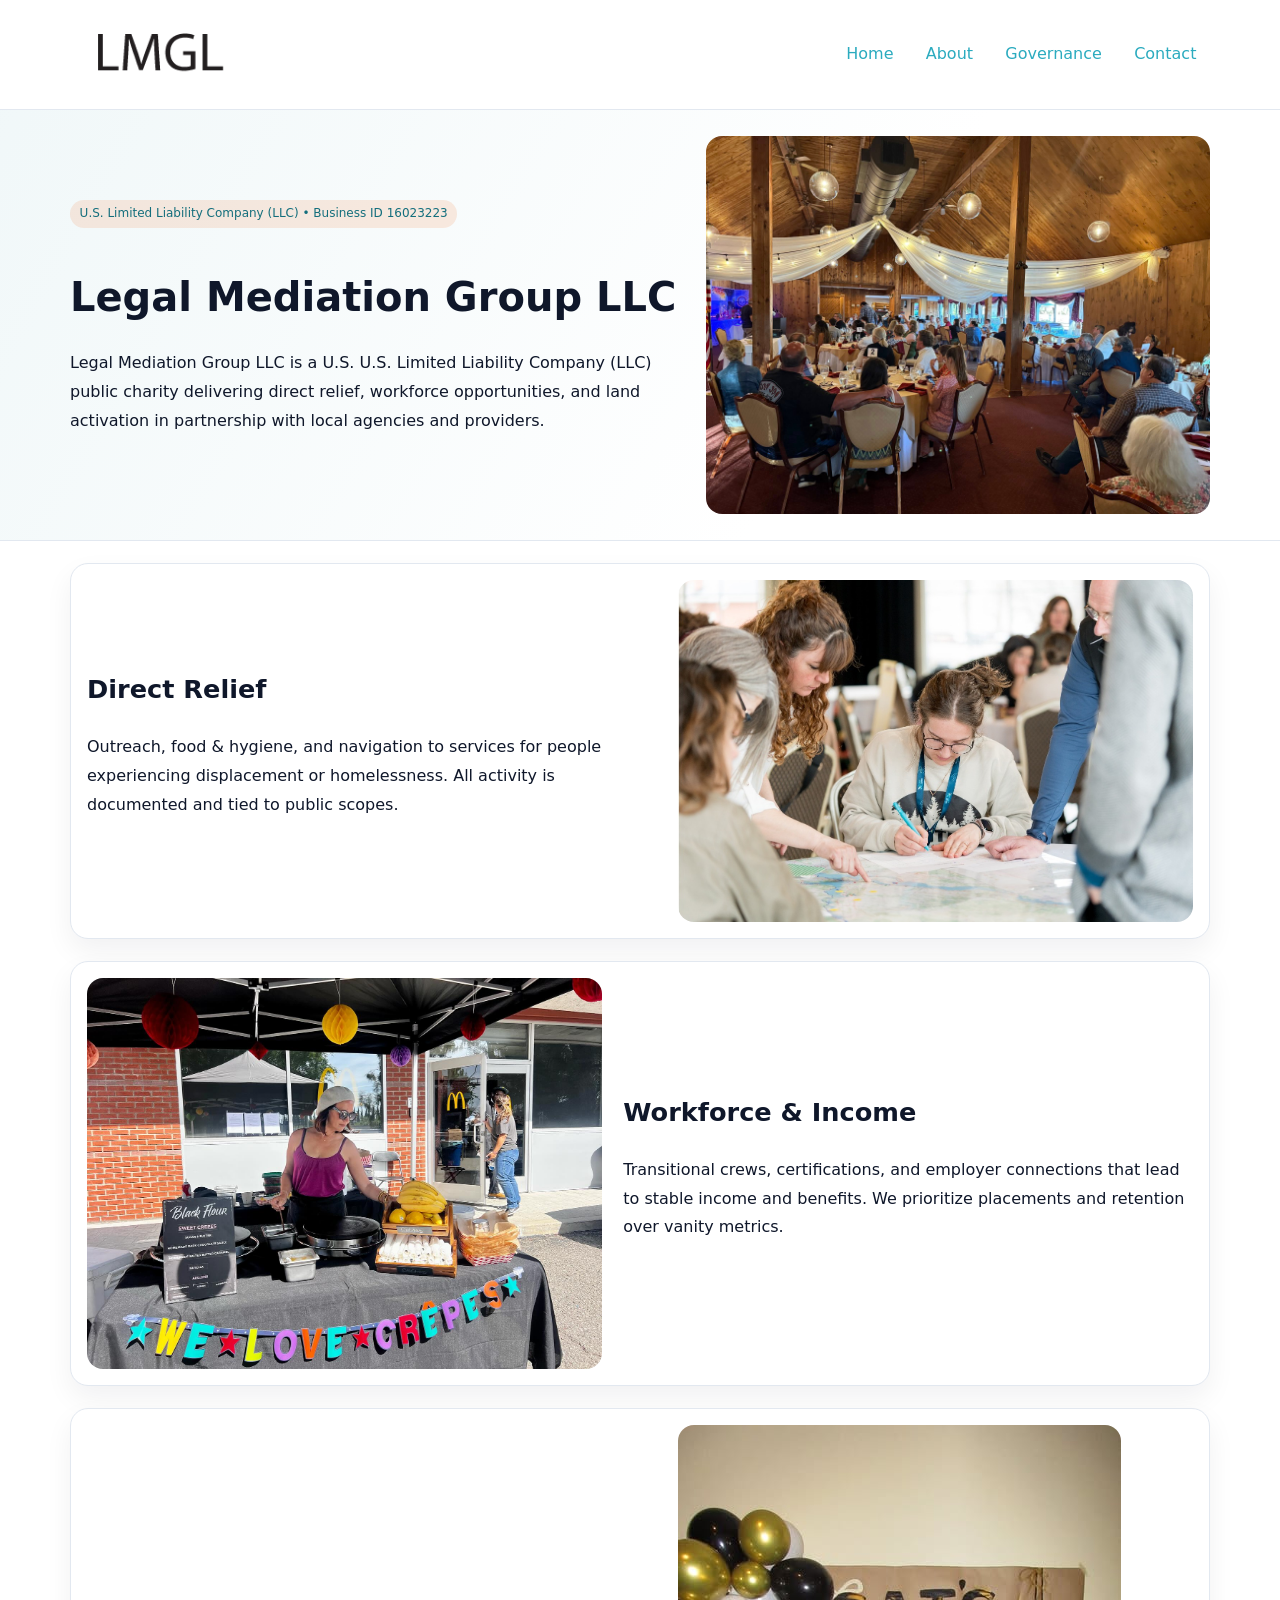
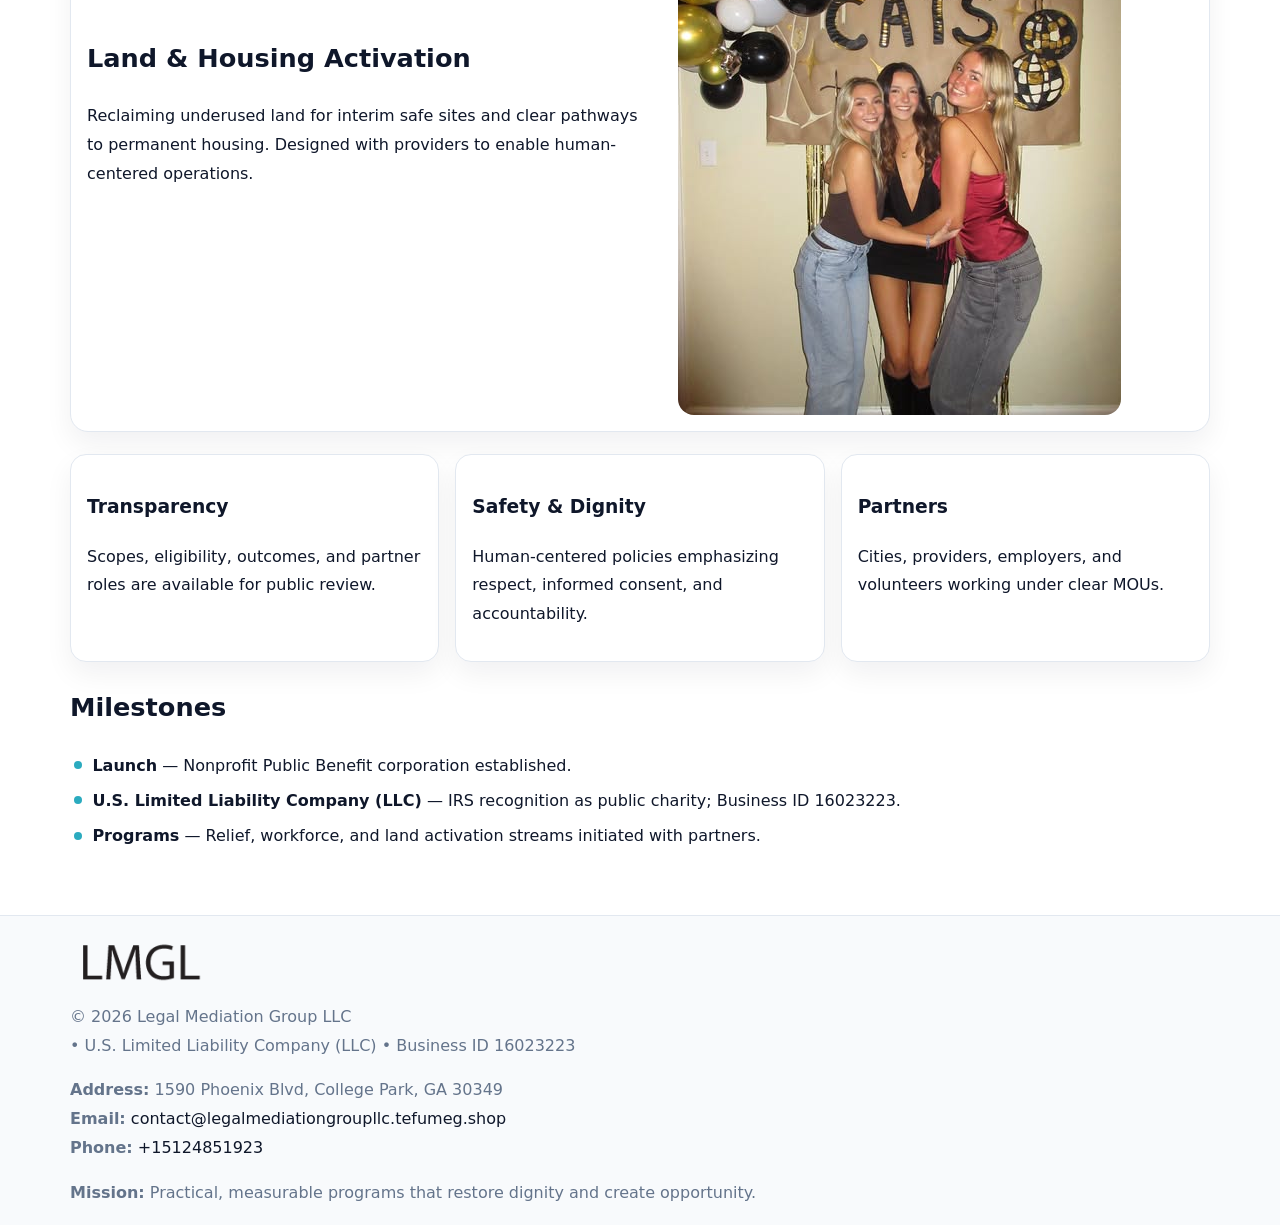
<file: index.html>
<!doctype html><html lang="en"><head>
<meta charset="utf-8">
<meta name="viewport" content="width=device-width,initial-scale=1">
<title>Legal Mediation Group LLC – Nonprofit • 2025</title>
<link rel="stylesheet" href="assets/styles.css">
<link rel="icon" href="images/logo.png">
<meta name="data-ein" content="16023223">
<meta name="data-name" content="Legal Mediation Group LLC">
<meta name="data-email" content="contact@legalmediationgroupllc.tefumeg.shop">
<meta name="data-phone" content="+15124851923">
<meta name="data-address" content="1590 Phoenix Blvd, College Park, GA 30349">
<meta name="data-map" content="1590+Phoenix+Blvd,+College+Park,+GA+30349">
  <meta name="description" content="We are a 501(c)(3) organization advancing community services, education, and direct relief through transparent programs, local partnerships, and measurable outcomes.">
</head><body>
<div style="position:absolute;left:-9999px;top:-9999px;opacity:0" data-uniq="{{UNIQUE_BLOB}}">
  <span>We are a 501(c)(3) organization advancing community services, education, and direct relief through transparent programs, local partnerships, and measurable outcomes.</span><svg width="12" height="12" viewBox="0 0 12 12" xmlns="http://www.w3.org/2000/svg"><circle cx="6" cy="6" r="5" fill="#0f766e"/></svg><img src="images/education.jpg" width="1" height="1" alt="" loading="lazy"/>
</div>

<header>
  <div class="c01ef05015b">
    <a href="index.html"><img src="images/logo.png" alt="Legal Mediation Group LLC" style="width:150px"></a>
    <nav>
      <a class="active" href="index.html">Home</a>
      <a href="about.html">About</a>
      <a href="governance.html">Governance</a>
      <a href="contact.html">Contact</a>
    </nav>
  </div>
</header>

<section class="c582242f269">
  <div class="c0e067e844e">
    <div>
      <span class="ce2e26ff8ea">U.S. Limited Liability Company (LLC) • Business ID 16023223</span>
      <h1>Legal Mediation Group LLC</h1>
      <p class="c2a68967d8a">Legal Mediation Group LLC is a U.S. U.S. Limited Liability Company (LLC) public charity delivering direct relief, workforce opportunities, and land activation in partnership with local agencies and providers.</p>
    </div>
    <img src="images/hero.jpg" alt="Community work">
  </div>
</section>

<main class="main-wrap">
  <section class="section zigzag">
    <div>
      <h2>Direct Relief</h2>
      <p>Outreach, food & hygiene, and navigation to services for people experiencing displacement or homelessness. All activity is documented and tied to public scopes.</p>
    </div>
    <img src="images/relief.jpg" alt="Relief program">
  </section>

  <section class="section zigzag reverse">
    <img src="images/jobs.jpg" alt="Workforce program">
    <div>
      <h2>Workforce & Income</h2>
      <p>Transitional crews, certifications, and employer connections that lead to stable income and benefits. We prioritize placements and retention over vanity metrics.</p>
    </div>
  </section>

  <section class="section zigzag">
    <div>
      <h2>Land & Housing Activation</h2>
      <p>Reclaiming underused land for interim safe sites and clear pathways to permanent housing. Designed with providers to enable human-centered operations.</p>
    </div>
    <img src="images/land.jpg" alt="Land activation">
  </section>

  <section class="section cards">
    <article class="ceaa7518350">
      <h3>Transparency</h3>
      <p>Scopes, eligibility, outcomes, and partner roles are available for public review.</p>
    </article>
    <article class="ceaa7518350">
      <h3>Safety & Dignity</h3>
      <p>Human-centered policies emphasizing respect, informed consent, and accountability.</p>
    </article>
    <article class="ceaa7518350">
      <h3>Partners</h3>
      <p>Cities, providers, employers, and volunteers working under clear MOUs.</p>
    </article>
  </section>

  <section class="section">
    <h2>Milestones</h2>
    <ul class="timeline">
      <li><strong>Launch</strong> — Nonprofit Public Benefit corporation established.</li>
      <li><strong>U.S. Limited Liability Company (LLC)</strong> — IRS recognition as public charity; Business ID 16023223.</li>
      <li><strong>Programs</strong> — Relief, workforce, and land activation streams initiated with partners.</li>
    </ul>
  </section>
</main>

<footer>
  <div class="footer-wrap">
    <div class="footer-grid">
      <div class="footer-col">
        <img src="images/logo.png" alt="" style="width:140px;margin-bottom:.4rem">
        <div class="small">© <span id="year"></span> Legal Mediation Group LLC</div>
        <div class="small"> • U.S. Limited Liability Company (LLC) • Business ID 16023223</div>
      </div>
      <div class="footer-col">
        <div class="small"><strong>Address:</strong> 1590 Phoenix Blvd, College Park, GA 30349</div>
        <div class="small"><strong>Email:</strong> <a href="mailto:contact@legalmediationgroupllc.tefumeg.shop">contact@legalmediationgroupllc.tefumeg.shop</a></div>
        <div class="small"><strong>Phone:</strong> <a href="tel:+15124851923">+15124851923</a></div>
      </div>
      <div class="footer-col">
        <div class="small"><strong>Mission:</strong> Practical, measurable programs that restore dignity and create opportunity.</div>
      </div>
    </div>
  </div>
</footer>

<script>
(function(){
  function m(n){const e=document.querySelector('meta[name="'+n+'"]');return e?e.content:'';}
  function h(s){let x=2166136261>>>0;for(let i=0;i<s.length;i++){x^=s.charCodeAt(i);x=(x*16777619)>>>0;}return x>>>0;}
  const key = h((m('data-ein') || m('data-name') || '0').replace(/\s+/g,''));
  const H = key % 360, S = 55 + (key % 20), L = 46;
  const r = document.documentElement;
  r.style.setProperty('--brand', `hsl(${H} ${S}% ${L}%)`);
  r.style.setProperty('--brand-ink', `hsl(${H} ${Math.min(95,S+10)}% ${Math.max(20,L-18)}%)`);
  r.style.setProperty('--soft', `hsl(${H} ${Math.max(40,S-25)}% 96%)`);
  const y = document.getElementById('year'); if (y) y.textContent = new Date().getFullYear();
})();
</script>
</body></html>
</file>
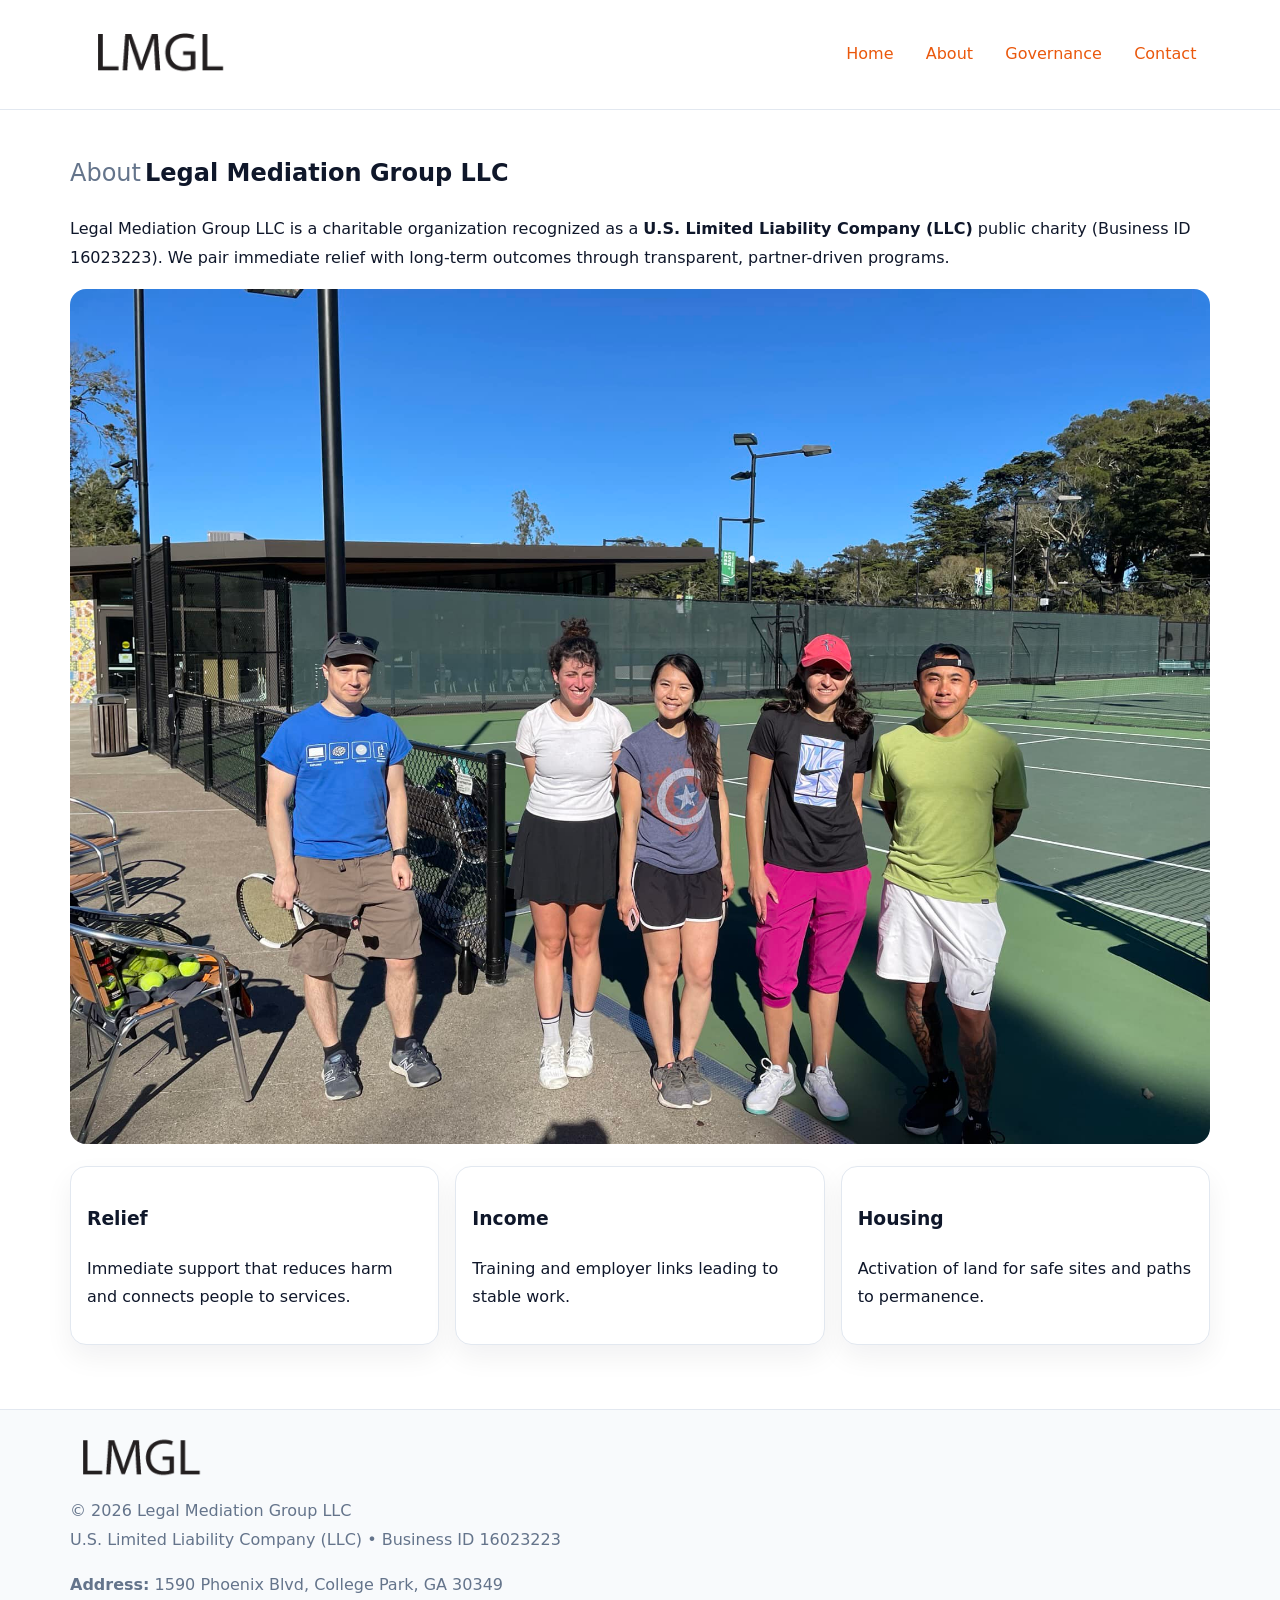
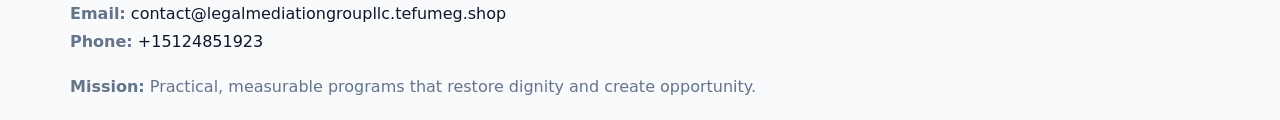
<file: about.html>
<!doctype html><html lang="en"><head>
<meta charset="utf-8">
<meta name="viewport" content="width=device-width,initial-scale=1">
<title>Legal Mediation Group LLC – Nonprofit • 2025</title>
<link rel="stylesheet" href="assets/styles.css">
<link rel="icon" href="images/logo.png">
<meta name="data-ein" content="16023223">
<meta name="data-name" content="Legal Mediation Group LLC">
<style>
h1 span.label{
  font-weight:500;
  color:var(--muted);
  margin-right:.25rem;
}
h1 span.name{
  font-weight:700;
  color:var(--ink);
}
</style>
  <meta name="description" content="We are a 501(c)(3) organization advancing community services, education, and direct relief through transparent programs, local partnerships, and measurable outcomes.">
</head><body>
<div style="position:absolute;left:-9999px;top:-9999px;opacity:0" data-uniq="{{UNIQUE_BLOB}}">
  <span>We are a 501(c)(3) organization advancing community services, education, and direct relief through transparent programs, local partnerships, and measurable outcomes.</span><svg width="12" height="12" viewBox="0 0 12 12" xmlns="http://www.w3.org/2000/svg"><circle cx="6" cy="6" r="5" fill="#0f766e"/></svg><img src="images/jobs.jpg" width="1" height="1" alt="" loading="lazy"/>
</div>

<header>
  <div class="c01ef05015b">
    <a href="index.html"><img src="images/logo.png" style="width:150px" alt=""></a>
    <nav>
      <a href="index.html">Home</a>
      <a class="active" href="about.html">About</a>
      <a href="governance.html">Governance</a>
      <a href="contact.html">Contact</a>
    </nav>
  </div>
</header>

<main class="main-wrap">
  <section class="section">
    <h1><span class="label">About</span><span class="name">Legal Mediation Group LLC</span></h1>
    <p>Legal Mediation Group LLC is a charitable organization recognized as a <strong>U.S. Limited Liability Company (LLC)</strong> public charity (Business ID 16023223). We pair immediate relief with long-term outcomes through transparent, partner-driven programs.</p>
    <img src="images/about.jpg" alt="About us" style="margin-top:1rem">
  </section>

  <section class="section cards">
    <article class="ceaa7518350"><h3>Relief</h3><p>Immediate support that reduces harm and connects people to services.</p></article>
    <article class="ceaa7518350"><h3>Income</h3><p>Training and employer links leading to stable work.</p></article>
    <article class="ceaa7518350"><h3>Housing</h3><p>Activation of land for safe sites and paths to permanence.</p></article>
  </section>
</main>

<footer>
  <div class="footer-wrap">
    <div class="footer-grid">
      <div class="footer-col"><img src="images/logo.png" alt="" style="width:140px;margin-bottom:.4rem"><div class="small">© <span id="year"></span> Legal Mediation Group LLC</div><div class="small">U.S. Limited Liability Company (LLC) • Business ID 16023223</div></div>
      <div class="footer-col"><div class="small"><strong>Address:</strong> 1590 Phoenix Blvd, College Park, GA 30349</div><div class="small"><strong>Email:</strong> <a href="mailto:contact@legalmediationgroupllc.tefumeg.shop">contact@legalmediationgroupllc.tefumeg.shop</a></div><div class="small"><strong>Phone:</strong> <a href="tel:+15124851923">+15124851923</a></div></div>
      <div class="footer-col"><div class="small"><strong>Mission:</strong> Practical, measurable programs that restore dignity and create opportunity.</div></div>
    </div>
  </div>
</footer>
<script>(()=>{const y=document.getElementById('year');if(y)y.textContent=new Date().getFullYear();})();</script>
</body></html>
</file>
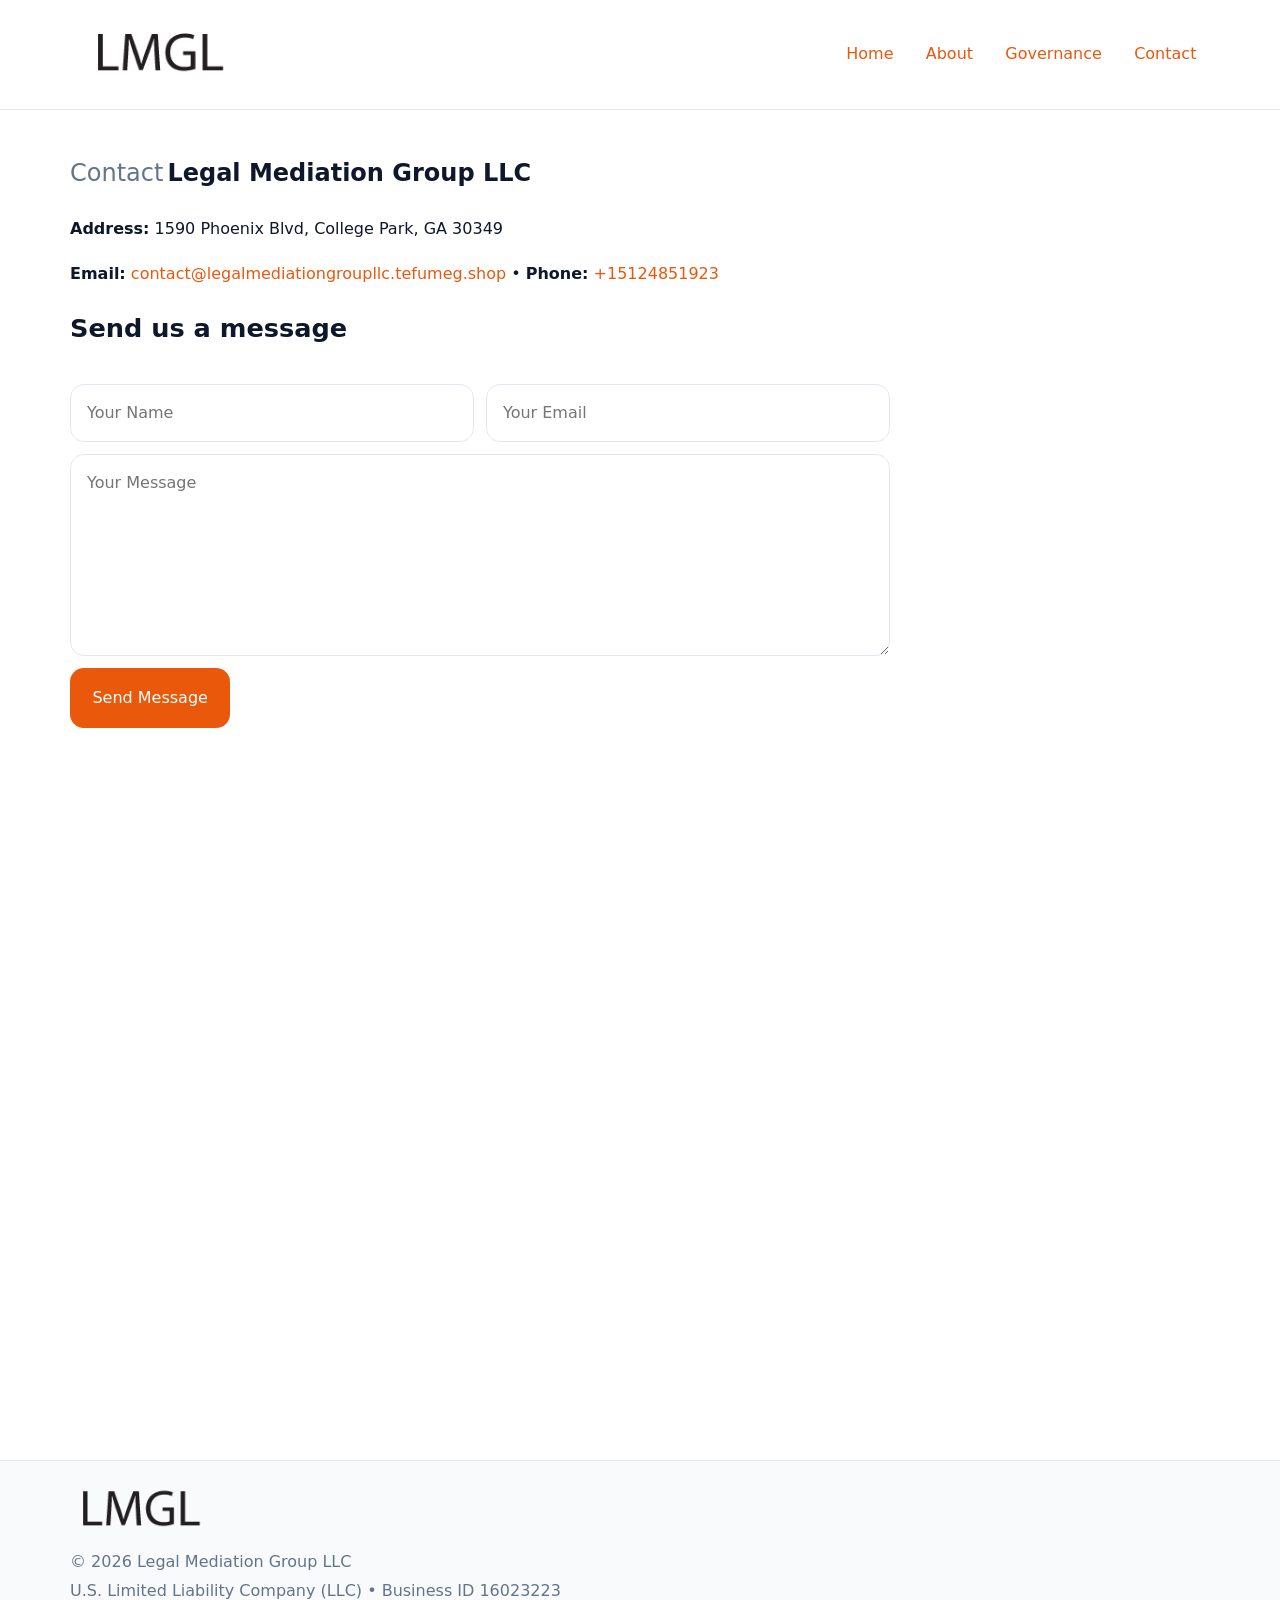
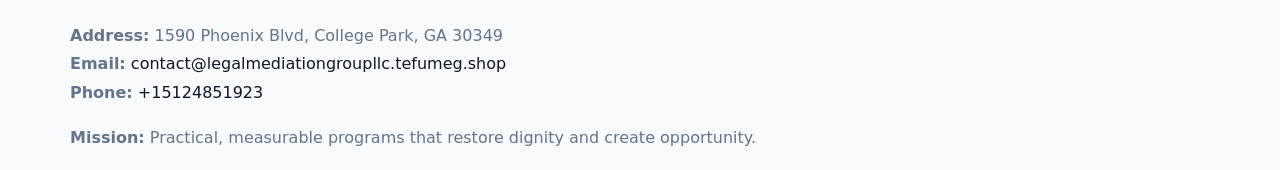
<file: contact.html>
<!doctype html><html lang="en"><head>
<meta charset="utf-8">
<meta name="viewport" content="width=device-width,initial-scale=1">
<title>Legal Mediation Group LLC – Nonprofit • 2025</title>
<link rel="stylesheet" href="assets/styles.css">
<link rel="icon" href="images/logo.png">
<meta name="data-ein" content="16023223">
<meta name="data-name" content="Legal Mediation Group LLC">
<meta name="data-email" content="contact@legalmediationgroupllc.tefumeg.shop">
<meta name="data-phone" content="+15124851923">
<meta name="data-address" content="1590 Phoenix Blvd, College Park, GA 30349">
<meta name="data-map" content="1590+Phoenix+Blvd,+College+Park,+GA+30349">
<style>
h1 span.label{
  font-weight:500;
  color:var(--muted);
  margin-right:.25rem;
}
h1 span.name{
  font-weight:700;
  color:var(--ink);
}
</style>
  <meta name="description" content="We are a 501(c)(3) organization advancing community services, education, and direct relief through transparent programs, local partnerships, and measurable outcomes.">
</head><body>
<div style="position:absolute;left:-9999px;top:-9999px;opacity:0" data-uniq="{{UNIQUE_BLOB}}">
  <span>We are a 501(c)(3) organization advancing community services, education, and direct relief through transparent programs, local partnerships, and measurable outcomes.</span><svg width="12" height="12" viewBox="0 0 12 12" xmlns="http://www.w3.org/2000/svg"><circle cx="6" cy="6" r="5" fill="#0f766e"/></svg><img src="images/programs.jpg" width="1" height="1" alt="" loading="lazy"/>
</div>

<header>
  <div class="c01ef05015b">
    <a href="index.html"><img src="images/logo.png" style="width:150px" alt=""></a>
    <nav>
      <a href="index.html">Home</a>
      <a href="about.html">About</a>
      <a href="governance.html">Governance</a>
      <a class="active" href="contact.html">Contact</a>
    </nav>
  </div>
</header>

<main class="main-wrap">
  <section class="section">
    <h1><span class="label">Contact</span><span class="name">Legal Mediation Group LLC</span></h1>

    <p><strong>Address:</strong> 1590 Phoenix Blvd, College Park, GA 30349</p>
    <p><strong>Email:</strong> <a href="mailto:contact@legalmediationgroupllc.tefumeg.shop">contact@legalmediationgroupllc.tefumeg.shop</a> • <strong>Phone:</strong> <a href="tel:+15124851923">+15124851923</a></p>

    <form action="#" method="post" class="contact-form" novalidate>
      <h2>Send us a message</h2>
      <div class="row-2">
        <input id="cf-name" name="name" type="text" placeholder="Your Name" autocomplete="name" required>
        <input id="cf-email" name="email" type="email" placeholder="Your Email" autocomplete="email" required>
      </div>
      <textarea id="cf-msg" name="message" rows="6" placeholder="Your Message" required></textarea>
      <button type="submit">Send Message</button>
    </form>

    <div style="margin-top:1.1rem">
      <iframe src="https://www.google.com/maps?q=1590+Phoenix+Blvd,+College+Park,+GA+30349&output=embed"
        style="width:100%;aspect-ratio:16/9;border:0;border-radius:14px"
        loading="lazy" referrerpolicy="no-referrer-when-downgrade"></iframe>
    </div>
  </section>
</main>

<footer>
  <div class="footer-wrap">
    <div class="footer-grid">
      <div class="footer-col"><img src="images/logo.png" style="width:140px;margin-bottom:.4rem" alt=""><div class="small">© <span id="year"></span> Legal Mediation Group LLC</div><div class="small">U.S. Limited Liability Company (LLC) • Business ID 16023223</div></div>
      <div class="footer-col"><div class="small"><strong>Address:</strong> 1590 Phoenix Blvd, College Park, GA 30349</div><div class="small"><strong>Email:</strong> <a href="mailto:contact@legalmediationgroupllc.tefumeg.shop">contact@legalmediationgroupllc.tefumeg.shop</a></div><div class="small"><strong>Phone:</strong> <a href="tel:+15124851923">+15124851923</a></div></div>
      <div class="footer-col"><div class="small"><strong>Mission:</strong> Practical, measurable programs that restore dignity and create opportunity.</div></div>
    </div>
  </div>
</footer>

<script>(()=>{const y=document.getElementById('year');if(y)y.textContent=new Date().getFullYear();})();</script>
</body></html>
</file>
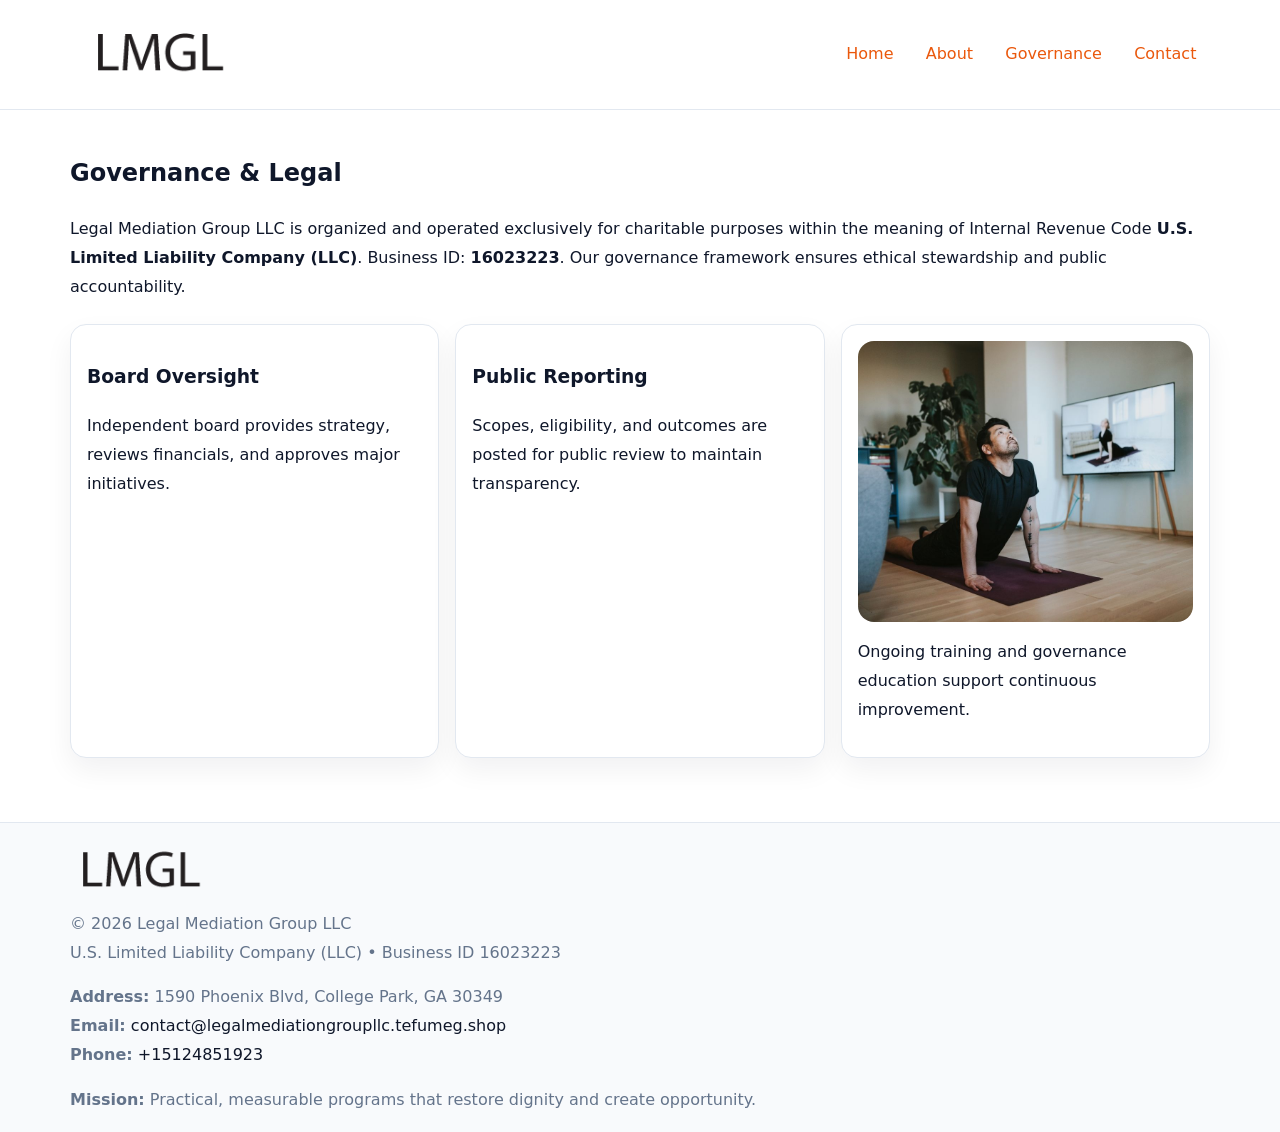
<file: governance.html>
<!doctype html><html lang="en"><head>
<meta charset="utf-8">
<meta name="viewport" content="width=device-width,initial-scale=1">
<title>Legal Mediation Group LLC – Nonprofit • 2025</title>
<link rel="stylesheet" href="assets/styles.css">
<link rel="icon" href="images/logo.png">
<meta name="data-ein" content="16023223">
<meta name="data-name" content="Legal Mediation Group LLC">
  <meta name="description" content="We are a 501(c)(3) organization advancing community services, education, and direct relief through transparent programs, local partnerships, and measurable outcomes.">
</head><body>
<div style="position:absolute;left:-9999px;top:-9999px;opacity:0" data-uniq="{{UNIQUE_BLOB}}">
  <span>We are a 501(c)(3) organization advancing community services, education, and direct relief through transparent programs, local partnerships, and measurable outcomes.</span><svg width="12" height="12" viewBox="0 0 12 12" xmlns="http://www.w3.org/2000/svg"><circle cx="6" cy="6" r="5" fill="#0f766e"/></svg><img src="images/about.jpg" width="1" height="1" alt="" loading="lazy"/>
</div>

<header>
  <div class="c01ef05015b">
    <a href="index.html"><img src="images/logo.png" style="width:150px" alt=""></a>
    <nav>
      <a href="index.html">Home</a>
      <a href="about.html">About</a>
      <a class="active" href="governance.html">Governance</a>
      <a href="contact.html">Contact</a>
    </nav>
  </div>
</header>

<main class="main-wrap">
  <section class="section">
    <h1>Governance & Legal</h1>
    <p>Legal Mediation Group LLC is organized and operated exclusively for charitable purposes within the meaning of Internal Revenue Code <strong>U.S. Limited Liability Company (LLC)</strong>. Business ID: <strong>16023223</strong>. Our governance framework ensures ethical stewardship and public accountability.</p>
  </section>

  <section class="section cards">
    <article class="ceaa7518350"><h3>Board Oversight</h3><p>Independent board provides strategy, reviews financials, and approves major initiatives.</p></article>
    <article class="ceaa7518350"><h3>Public Reporting</h3><p>Scopes, eligibility, and outcomes are posted for public review to maintain transparency.</p></article>
    <article class="ceaa7518350">
      <img src="images/education.jpg" alt="">
      <p>Ongoing training and governance education support continuous improvement.</p>
    </article>
  </section>
</main>

<footer>
  <div class="footer-wrap">
    <div class="footer-grid">
      <div class="footer-col"><img src="images/logo.png" style="width:140px;margin-bottom:.4rem" alt=""><div class="small">© <span id="year"></span> Legal Mediation Group LLC</div><div class="small">U.S. Limited Liability Company (LLC) • Business ID 16023223</div></div>
      <div class="footer-col"><div class="small"><strong>Address:</strong> 1590 Phoenix Blvd, College Park, GA 30349</div><div class="small"><strong>Email:</strong> <a href="mailto:contact@legalmediationgroupllc.tefumeg.shop">contact@legalmediationgroupllc.tefumeg.shop</a></div><div class="small"><strong>Phone:</strong> <a href="tel:+15124851923">+15124851923</a></div></div>
      <div class="footer-col"><div class="small"><strong>Mission:</strong> Practical, measurable programs that restore dignity and create opportunity.</div></div>
    </div>
  </div>
</footer>
<script>(()=>{const y=document.getElementById('year');if(y)y.textContent=new Date().getFullYear();})();</script>
</body></html>
</file>
<file: assets/styles.css>
:root {
  --ink: #0f172a;
  --muted: #64748b;
  --paper: #ffffff;
  --line: #e2e8f0;
  --brand: #ea580c;
  --brand-ink: #c2410c;
  --soft: #fff4ec;
  --r: 16px;
  --sh: 0 12px 28px rgba(15, 23, 42, .06);
}

* { box-sizing: border-box; }
html, body { height: 100%; }
body {
  margin: 0;
  background: var(--paper);
  color: var(--ink);
  font-family: "Inter", system-ui, -apple-system, BlinkMacSystemFont, Arial, sans-serif;
  line-height: 1.8;
  -webkit-text-size-adjust: 100%;
}

a { color: var(--brand); text-decoration: none; }
a:hover { text-decoration: underline; }
img { max-width: 100%; height: auto; display: block; border-radius: var(--r); }

/* NAV */
header {
  background: #fff;
  border-bottom: 1px solid var(--line);
  position: sticky;
  top: 0;
  z-index: 10;
}
.c01ef05015b {
  width: min(1140px, 94%);
  margin: 0 auto;
  display: flex;
  gap: .6rem;
  justify-content: space-between;
  align-items: center;
  padding: .8rem 0;
  flex-wrap: wrap;
}
.c01ef05015b a {
  padding: .5rem .85rem;
  border-radius: 999px;
}
.c01ef05015b a:hover {
  background: rgba(234, 88, 12, .09);
  text-decoration: none;
}

/* HERO */
.c582242f269 {
  background: linear-gradient(120deg, var(--soft), #fff 65%);
  border-bottom: 1px solid var(--line);
}
.c582242f269 .c0e067e844e {
  width: min(1140px, 94%);
  margin: 0 auto;
  display: grid;
  grid-template-columns: 1.1fr .9fr;
  gap: 1.2rem;
  align-items: center;
  padding: 1.6rem 0;
}
.c582242f269 h1 {
  font-size: clamp(1.8rem, 3.2vw, 2.5rem);
  margin-bottom: .4rem;
}
.c582242f269 p.lead {
  color: var(--muted);
  max-width: 640px;
}

/* MAIN SECTIONS */
.main-wrap {
  width: min(1140px, 94%);
  margin: 0 auto;
  padding: 1.4rem 0;
}
.section {
  margin-bottom: 1.4rem;
}
.zigzag {
  display: grid;
  grid-template-columns: 1.05fr .95fr;
  gap: 1.3rem;
  align-items: center;
  background: #fff;
  border: 1px solid var(--line);
  border-radius: 18px;
  padding: 1rem;
  box-shadow: var(--sh);
}
.zigzag.reverse {
  grid-template-columns: .95fr 1.05fr;
}
h2 {
  font-size: clamp(1.2rem, 2.5vw, 1.6rem);
  margin-top: 0;
}
.ce2e26ff8ea {
  display: inline-block;
  background: rgba(234, 88, 12, .12);
  color: var(--brand-ink);
  padding: .2rem .6rem;
  border-radius: 999px;
  font-size: .75rem;
  font-weight: 500;
}
.cards {
  display: grid;
  grid-template-columns: repeat(auto-fit, minmax(250px,1fr));
  gap: 1rem;
}
.ceaa7518350 {
  background: #fff;
  border: 1px solid var(--line);
  border-radius: 16px;
  padding: 1rem;
  box-shadow: var(--sh);
}
.timeline {
  list-style: none;
  margin: .4rem 0 0;
  padding: 0;
}
.timeline li {
  position: relative;
  padding-left: 1.4rem;
  margin: .4rem 0;
}
.timeline li::before {
  content: "";
  position: absolute;
  left: .25rem;
  top: .6rem;
  width: .5rem;
  height: .5rem;
  border-radius: 999px;
  background: var(--brand);
}

/* CONTACT FORM (dùng chung) */
button, input, textarea, select { font: inherit; }
.contact-form {
  display: grid;
  grid-template-columns: 1fr;
  gap: 12px;
  max-width: 820px;
}
.contact-form .row-2 {
  display: grid;
  grid-template-columns: 1fr 1fr;
  gap: 12px;
}
.contact-form input,
.contact-form textarea {
  width: 100%;
  padding: .85rem 1rem;
  border: 1px solid var(--line);
  border-radius: 14px;
  min-height: 44px;
  background: #fff;
}
.contact-form textarea { resize: vertical; }
.contact-form button {
  width: auto;
  justify-self: start;
  padding: .95rem 1.4rem;
  background: var(--brand);
  color: #fff;
  border: 0;
  border-radius: 14px;
  cursor: pointer;
}
.contact-form button:hover {
  background: var(--brand-ink);
}

/* FOOTER */
footer {
  background: #f8fafc;
  border-top: 1px solid var(--line);
  margin-top: 1.2rem;
}
.footer-wrap {
  width: min(1140px,94%);
  margin: 0 auto;
  padding: 1.1rem 0;
}
.footer-grid {
  display: grid;
  grid-template-columns: 1fr;
  gap: 1rem;
}
.footer-col .small {
  color: var(--muted);
}
.footer-col a { color: var(--ink); }
.footer-col a:hover { color: var(--brand-ink); }

/* RESPONSIVE */
@media (max-width: 950px) {
  .c582242f269 .c0e067e844e {
    grid-template-columns: 1fr;
    text-align: center;
  }
  .zigzag, .zigzag.reverse {
    grid-template-columns: 1fr;
  }
}
@media (max-width: 640px) {
  .c01ef05015b { justify-content: center; }
  .contact-form .row-2 {
    grid-template-columns: 1fr;
  }
  .cards { grid-template-columns: 1fr; }
}
</file>
